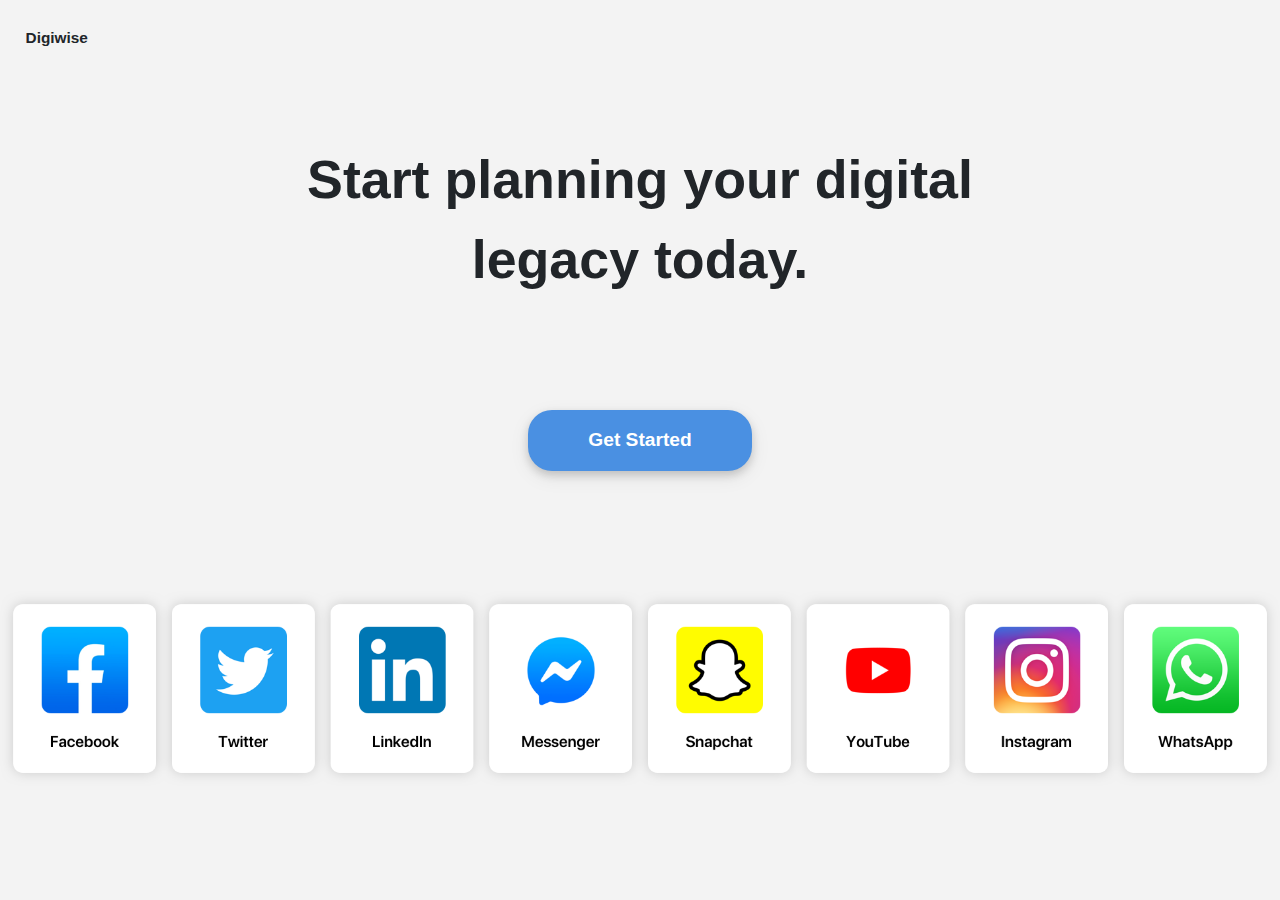
<file: index.html>
<!DOCTYPE html>
<html lang="en">
<head>
    <meta charset="UTF-8">
    <meta name="viewport" content="width=device-width, initial-scale=1.0">
    <meta http-equiv="X-UA-Compatible" content="ie=edge">
    <link rel="stylesheet" href="https://stackpath.bootstrapcdn.com/bootstrap/4.3.1/css/bootstrap.min.css" integrity="sha384-ggOyR0iXCbMQv3Xipma34MD+dH/1fQ784/j6cY/iJTQUOhcWr7x9JvoRxT2MZw1T" crossorigin="anonymous">
    <link rel="stylesheet" href="style.css">
    <script>
        (function() {
        
            const idleDurationSecs = 15;    // X number of seconds
            const redirectUrl = 'index.html';  // Redirect idle users to this URL
            let idleTimeout; // variable to hold the timeout, do not modify
        
            const resetIdleTimeout = function() {
        
                // Clears the existing timeout
                if(idleTimeout) clearTimeout(idleTimeout);
        
                // Set a new idle timeout to load the redirectUrl after idleDurationSecs
                idleTimeout = setTimeout(() => location.href = redirectUrl, idleDurationSecs * 1000);
            };
        
            // Init on page load
            resetIdleTimeout();
        
            // Reset the idle timeout on any of the events listed below
            ['click', 'touchstart', 'mousemove'].forEach(evt => 
                document.addEventListener(evt, resetIdleTimeout, false)
            );
        
        })();
        </script>
    <title>Digiwise</title>
    <script src="https://ajax.googleapis.com/ajax/libs/jquery/3.4.1/jquery.min.js"></script>

</head>
<body>
    <nav>
        <h3>Digiwise</h3>
    </nav>
    <main class="fullbleed">
        <h1>Start planning your digital legacy today.</h1>
        <a class="button_active" href="select.html">Get Started</a>
        <div class="marquee" id="marqueeDiv">
            <div id="marquee1">
                <img src="img/title.png" alt="" class="splashImg">
            </div>
            <div id="marquee2">
                <img src="img/title.png" alt="" class="splashImg">
            </div>
        </div>
    </main>
    <script src="https://code.jquery.com/jquery-3.3.1.slim.min.js" integrity="sha384-q8i/X+965DzO0rT7abK41JStQIAqVgRVzpbzo5smXKp4YfRvH+8abtTE1Pi6jizo" crossorigin="anonymous"></script>
    <script src="https://cdnjs.cloudflare.com/ajax/libs/popper.js/1.14.7/umd/popper.min.js" integrity="sha384-UO2eT0CpHqdSJQ6hJty5KVphtPhzWj9WO1clHTMGa3JDZwrnQq4sF86dIHNDz0W1" crossorigin="anonymous"></script>
    <script src="https://stackpath.bootstrapcdn.com/bootstrap/4.3.1/js/bootstrap.min.js" integrity="sha384-JjSmVgyd0p3pXB1rRibZUAYoIIy6OrQ6VrjIEaFf/nJGzIxFDsf4x0xIM+B07jRM" crossorigin="anonymous"></script>
    <script>
        $(document).ready(function(){

            $('#marqueeDiv').width($('#marquee1').width());
        });
    </script>
</body>
</html>
</file>
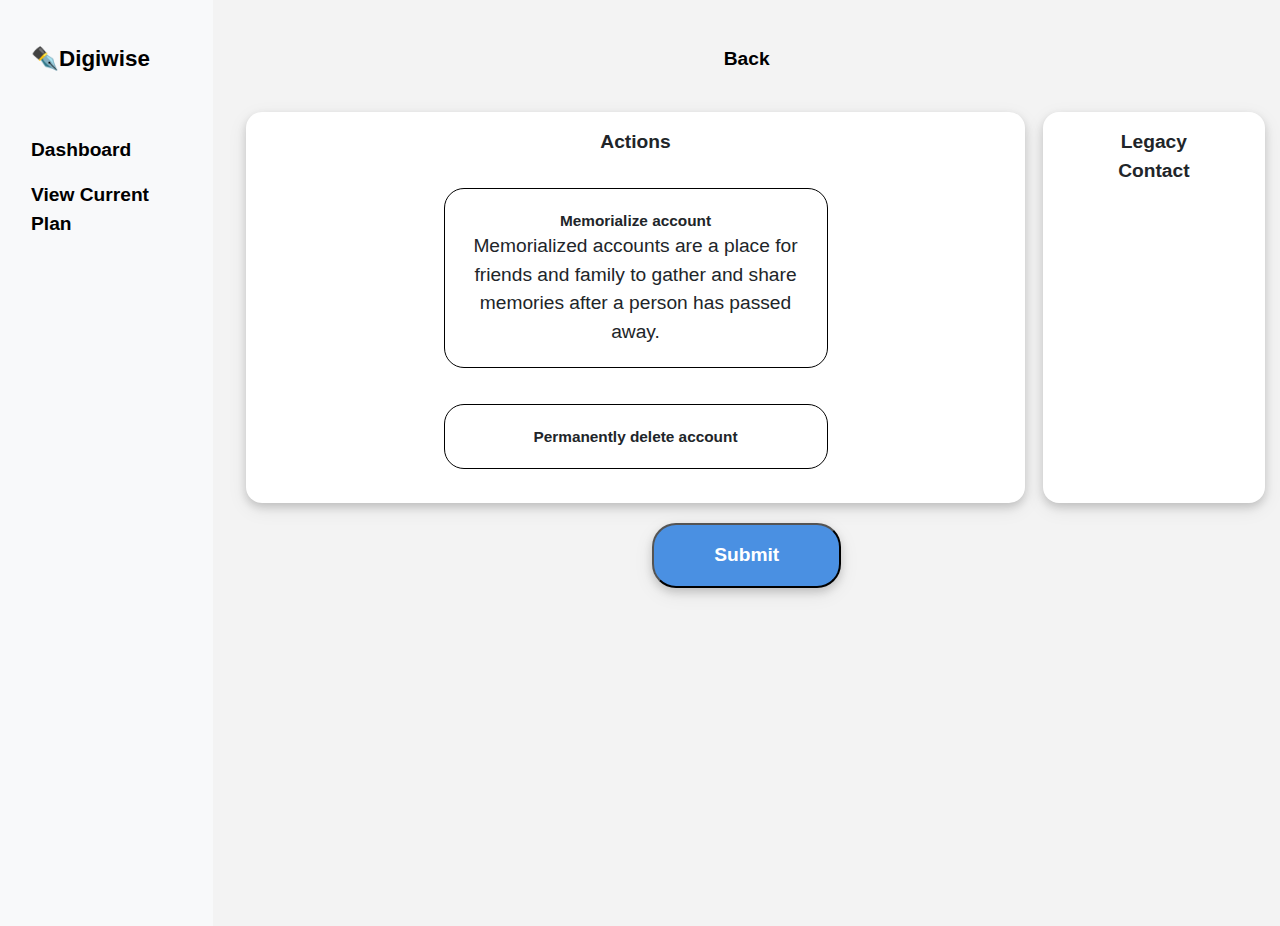
<file: Facebook.html>
<!DOCTYPE html>
<html lang="en">
<head>
    <meta charset="UTF-8">
    <meta name="viewport" content="width=device-width, initial-scale=1.0">
    <meta http-equiv="X-UA-Compatible" content="ie=edge">
    <link rel="stylesheet" href="https://stackpath.bootstrapcdn.com/bootstrap/4.3.1/css/bootstrap.min.css" integrity="sha384-ggOyR0iXCbMQv3Xipma34MD+dH/1fQ784/j6cY/iJTQUOhcWr7x9JvoRxT2MZw1T" crossorigin="anonymous">
    <link rel="stylesheet" href="style.css">
    <script src="select.js"></script>
    <script>
        (function() {
        
            const idleDurationSecs = 15;    // X number of seconds
            const redirectUrl = 'index.html';  // Redirect idle users to this URL
            let idleTimeout; // variable to hold the timeout, do not modify
        
            const resetIdleTimeout = function() {
        
                // Clears the existing timeout
                if(idleTimeout) clearTimeout(idleTimeout);
        
                // Set a new idle timeout to load the redirectUrl after idleDurationSecs
                idleTimeout = setTimeout(() => location.href = redirectUrl, idleDurationSecs * 1000);
            };
        
            // Init on page load
            resetIdleTimeout();
        
            // Reset the idle timeout on any of the events listed below
            ['click', 'touchstart', 'mousemove'].forEach(evt => 
                document.addEventListener(evt, resetIdleTimeout, false)
            );
        
        })();
        </script>
    <title>Plan Facebook</title>
</head>
<body onLoad="getContacts()">
    <main class="row fullbleed">
        <nav class="col-md-2 d-none d-md-block bg-light sidebar">
                <div class="sidebar-sticky">
            
                        <a class="nav-link active title" href="#">
                        ✒️Digiwise <span class="sr-only">(current)</span>
                        </a>
                    
                    <ul class="nav flex-column">
                    
                    <li class="nav-item">
                        <a class="nav-link" href="dashboard.html">
                        Dashboard
                        </a>
                    </li>
                    <li class="nav-item">
                        <a class="nav-link" href="result.html">
                          View Current Plan
                        </a>
                    </li>
                    </ul>
                </div>
        </nav>
        <div class="col-md-10">
            <a href="dashboard.html" class="backBtn">Back</a>
            <div class='planContainer'>
                <div id="actions">
                <h2>Actions</h2>
                    <input class="form-check-input" type="radio" name="actions" id="memorialize" value="memorialize">
                    <label class="form-check-label" for="memorialize">
                    <h3>Memorialize account</h3>
                    <p>Memorialized accounts are a place for friends and family to gather and share memories after a person has passed away.</p></label>
                    <input class="form-check-input" type="radio" name="actions" id="delete" value="delete">
                    <label class="form-check-label" for="delete">
                    <h3>Permanently delete account</h3></label>
                </div>
                <div id="contacts">
                    <h2>Legacy Contact</h2>
                </div>
                
            </div>
            <button onclick="checkForm(this)" class="button_active facebook" id="submitBtn">Submit</button>
            <button onclick="editForm()" class="button_active hidden" id="editBtn">Edit</button>
        </div>
        </main> 
    <script src="https://code.jquery.com/jquery-3.3.1.slim.min.js" integrity="sha384-q8i/X+965DzO0rT7abK41JStQIAqVgRVzpbzo5smXKp4YfRvH+8abtTE1Pi6jizo" crossorigin="anonymous"></script>
    <script src="https://cdnjs.cloudflare.com/ajax/libs/popper.js/1.14.7/umd/popper.min.js" integrity="sha384-UO2eT0CpHqdSJQ6hJty5KVphtPhzWj9WO1clHTMGa3JDZwrnQq4sF86dIHNDz0W1" crossorigin="anonymous"></script>
    <script src="https://stackpath.bootstrapcdn.com/bootstrap/4.3.1/js/bootstrap.min.js" integrity="sha384-JjSmVgyd0p3pXB1rRibZUAYoIIy6OrQ6VrjIEaFf/nJGzIxFDsf4x0xIM+B07jRM" crossorigin="anonymous"></script>
  
</body>
</html>
</file>
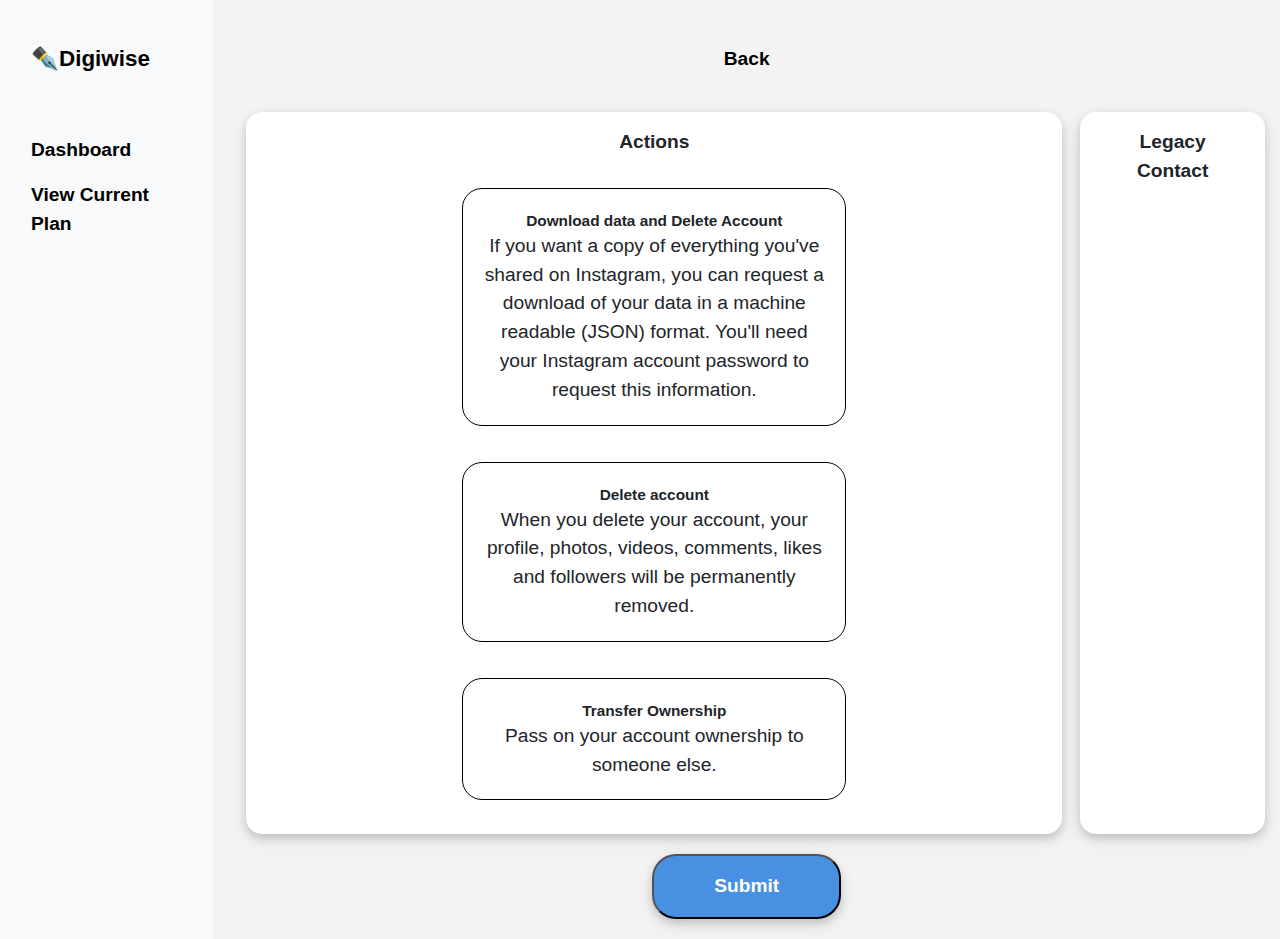
<file: Instagram.html>
<!DOCTYPE html>
<html lang="en">
<head>
    <meta charset="UTF-8">
    <meta name="viewport" content="width=device-width, initial-scale=1.0">
    <meta http-equiv="X-UA-Compatible" content="ie=edge">
    <link rel="stylesheet" href="https://stackpath.bootstrapcdn.com/bootstrap/4.3.1/css/bootstrap.min.css" integrity="sha384-ggOyR0iXCbMQv3Xipma34MD+dH/1fQ784/j6cY/iJTQUOhcWr7x9JvoRxT2MZw1T" crossorigin="anonymous">
    <link rel="stylesheet" href="style.css">
    <script src="select.js"></script>
    <script>
        (function() {
        
            const idleDurationSecs = 15;    // X number of seconds
            const redirectUrl = 'index.html';  // Redirect idle users to this URL
            let idleTimeout; // variable to hold the timeout, do not modify
        
            const resetIdleTimeout = function() {
        
                // Clears the existing timeout
                if(idleTimeout) clearTimeout(idleTimeout);
        
                // Set a new idle timeout to load the redirectUrl after idleDurationSecs
                idleTimeout = setTimeout(() => location.href = redirectUrl, idleDurationSecs * 1000);
            };
        
            // Init on page load
            resetIdleTimeout();
        
            // Reset the idle timeout on any of the events listed below
            ['click', 'touchstart', 'mousemove'].forEach(evt => 
                document.addEventListener(evt, resetIdleTimeout, false)
            );
        
        })();
        </script>
    <title>Plan Instagram</title>
</head>
<body onLoad="getContacts()">
    <main class="row fullbleed">
        <nav class="col-md-2 d-none d-md-block bg-light sidebar">
                <div class="sidebar-sticky">
            
                        <a class="nav-link active title" href="#">
                        ✒️Digiwise <span class="sr-only">(current)</span>
                        </a>
                    
                    <ul class="nav flex-column">
                    
                    <li class="nav-item">
                        <a class="nav-link" href="dashboard.html">
                        Dashboard
                        </a>
                    </li>
                    <li class="nav-item">
                        <a class="nav-link" href="result.html">
                          View Current Plan
                        </a>
                    </li>
                    </ul>
                </div>
        </nav>
        <div class="col-md-10">
            <a href="dashboard.html" class="backBtn">Back</a>
            <div class="planContainer">
            <div id="actions">
                <h2>Actions</h2>
                    <input class="form-check-input" type="radio" name="actions" id="archive" value="archive">
                    <label class="form-check-label" for="archive">
                    <h3>Download data and Delete Account</h3>
                    <p>If you want a copy of everything you've shared on Instagram, you can request a download of your data in a machine readable (JSON) format. You'll need your Instagram account password to request this information.</p></label>
                    <input class="form-check-input" type="radio" name="actions" id="delete" value="delete">
                    <label class="form-check-label" for="delete">
                    <h3>Delete account</h3>
                    <p>When you delete your account, your profile, photos, videos, comments, likes and followers will be permanently removed.</p>
                    </label>
                    <input class="form-check-input" type="radio" name="actions" id="transfer" value="transfer">
                    <label class="form-check-label" for="transfer">
                        <h3>Transfer Ownership</h3>
                        <p>Pass on your account ownership to someone else.</p>
                        </label>
            </div>
                <div id="contacts">
                    <h2>Legacy Contact</h2>
                </div>
            </div>
            
            <button onclick="checkForm(this)" class="button_active instagram" id="submitBtn">Submit</button>
            <button onclick="editForm()" class="button_active hidden" id="editBtn">Edit</button>
        </div>
        </main> 
    <script src="https://code.jquery.com/jquery-3.3.1.slim.min.js" integrity="sha384-q8i/X+965DzO0rT7abK41JStQIAqVgRVzpbzo5smXKp4YfRvH+8abtTE1Pi6jizo" crossorigin="anonymous"></script>
    <script src="https://cdnjs.cloudflare.com/ajax/libs/popper.js/1.14.7/umd/popper.min.js" integrity="sha384-UO2eT0CpHqdSJQ6hJty5KVphtPhzWj9WO1clHTMGa3JDZwrnQq4sF86dIHNDz0W1" crossorigin="anonymous"></script>
    <script src="https://stackpath.bootstrapcdn.com/bootstrap/4.3.1/js/bootstrap.min.js" integrity="sha384-JjSmVgyd0p3pXB1rRibZUAYoIIy6OrQ6VrjIEaFf/nJGzIxFDsf4x0xIM+B07jRM" crossorigin="anonymous"></script>
  
</body>
</html>
</file>
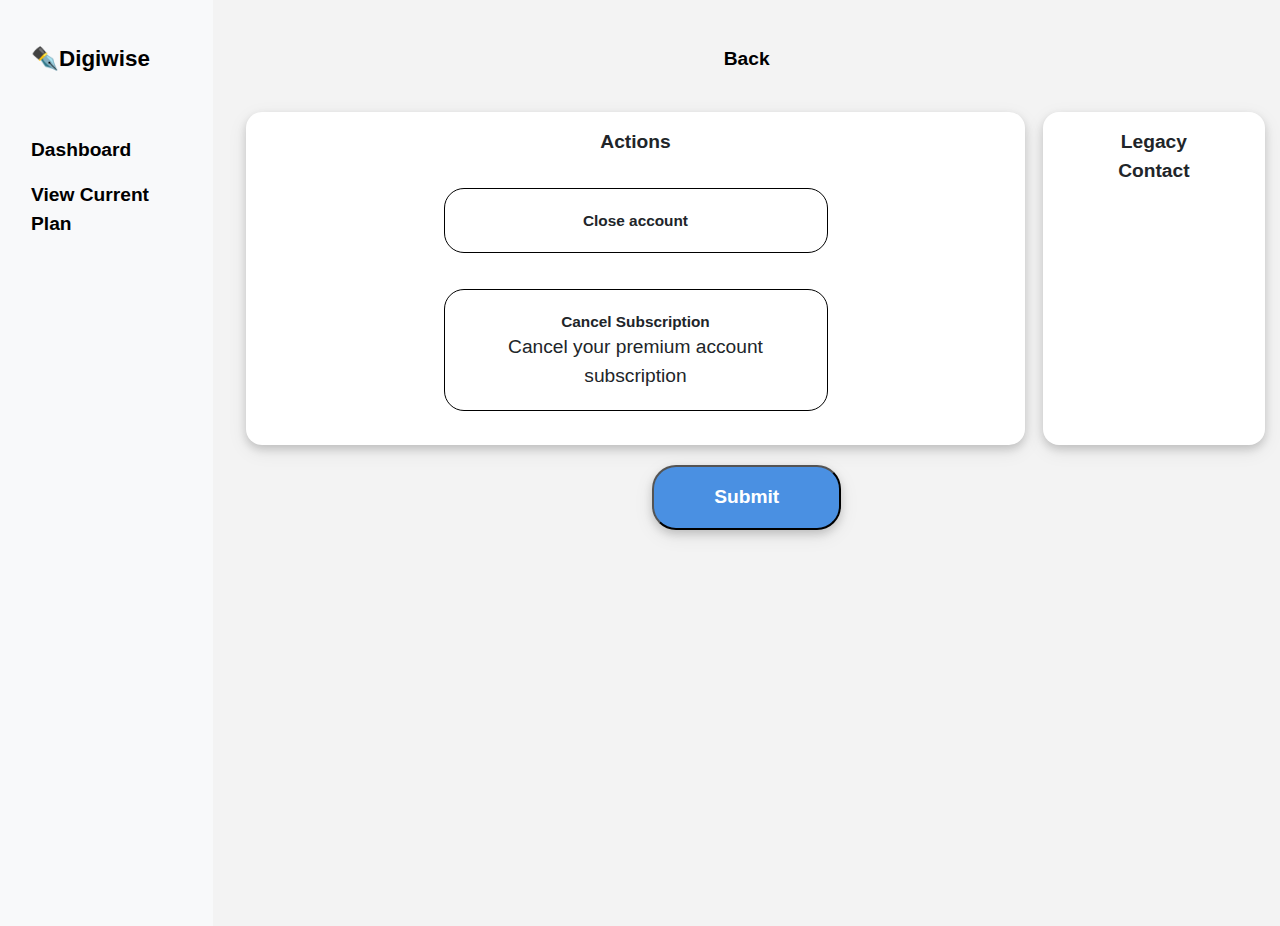
<file: LinkedIn.html>
<!DOCTYPE html>
<html lang="en">
<head>
    <meta charset="UTF-8">
    <meta name="viewport" content="width=device-width, initial-scale=1.0">
    <meta http-equiv="X-UA-Compatible" content="ie=edge">
    <link rel="stylesheet" href="https://stackpath.bootstrapcdn.com/bootstrap/4.3.1/css/bootstrap.min.css" integrity="sha384-ggOyR0iXCbMQv3Xipma34MD+dH/1fQ784/j6cY/iJTQUOhcWr7x9JvoRxT2MZw1T" crossorigin="anonymous">
    <link rel="stylesheet" href="style.css">
    <script src="select.js"></script>
    <script>
        (function() {
        
            const idleDurationSecs = 15;    // X number of seconds
            const redirectUrl = 'index.html';  // Redirect idle users to this URL
            let idleTimeout; // variable to hold the timeout, do not modify
        
            const resetIdleTimeout = function() {
        
                // Clears the existing timeout
                if(idleTimeout) clearTimeout(idleTimeout);
        
                // Set a new idle timeout to load the redirectUrl after idleDurationSecs
                idleTimeout = setTimeout(() => location.href = redirectUrl, idleDurationSecs * 1000);
            };
        
            // Init on page load
            resetIdleTimeout();
        
            // Reset the idle timeout on any of the events listed below
            ['click', 'touchstart', 'mousemove'].forEach(evt => 
                document.addEventListener(evt, resetIdleTimeout, false)
            );
        
        })();
        </script>
    <title>Plan LinkedIn</title>
</head>
<body onLoad="getContacts()">
    <main class="row fullbleed">
        <nav class="col-md-2 d-none d-md-block bg-light sidebar">
                <div class="sidebar-sticky">
            
                        <a class="nav-link active title" href="#">
                        ✒️Digiwise <span class="sr-only">(current)</span>
                        </a>
                    
                    <ul class="nav flex-column">
                    
                    <li class="nav-item">
                        <a class="nav-link" href="dashboard.html">
                        Dashboard
                        </a>
                    </li>
                    <li class="nav-item">
                        <a class="nav-link" href="result.html">
                          View Current Plan
                        </a>
                    </li>
                    </ul>
                </div>
        </nav>
        <div class="col-md-10">
            <a href="dashboard.html" class="backBtn">Back</a>
            <div class="planContainer">
                <div id="actions">
                <h2>Actions</h2>
                    <input class="form-check-input" type="radio" name="actions" id="close" value="close">
                    <label class="form-check-label" for="close">
                    <h3>Close account</h3></label>
                    <input class="form-check-input" type="radio" name="actions" id="cancel" value="cancel">
                    <label class="form-check-label" for="cancel">
                    <h3>Cancel Subscription</h3>
                    <p>Cancel your premium account subscription</p>
                    </label>
                </div>
                <div id="contacts">
                    <h2>Legacy Contact</h2>
                </div>
                
            </div>
            <button onclick="checkForm(this)" class="button_active linkedin" id="submitBtn">Submit</button>
            <button onclick="editForm()" class="button_active hidden" id="editBtn">Edit</button>
        </div>
        </main> 
    <script src="https://code.jquery.com/jquery-3.3.1.slim.min.js" integrity="sha384-q8i/X+965DzO0rT7abK41JStQIAqVgRVzpbzo5smXKp4YfRvH+8abtTE1Pi6jizo" crossorigin="anonymous"></script>
    <script src="https://cdnjs.cloudflare.com/ajax/libs/popper.js/1.14.7/umd/popper.min.js" integrity="sha384-UO2eT0CpHqdSJQ6hJty5KVphtPhzWj9WO1clHTMGa3JDZwrnQq4sF86dIHNDz0W1" crossorigin="anonymous"></script>
    <script src="https://stackpath.bootstrapcdn.com/bootstrap/4.3.1/js/bootstrap.min.js" integrity="sha384-JjSmVgyd0p3pXB1rRibZUAYoIIy6OrQ6VrjIEaFf/nJGzIxFDsf4x0xIM+B07jRM" crossorigin="anonymous"></script>
  
</body>
</html>
</file>
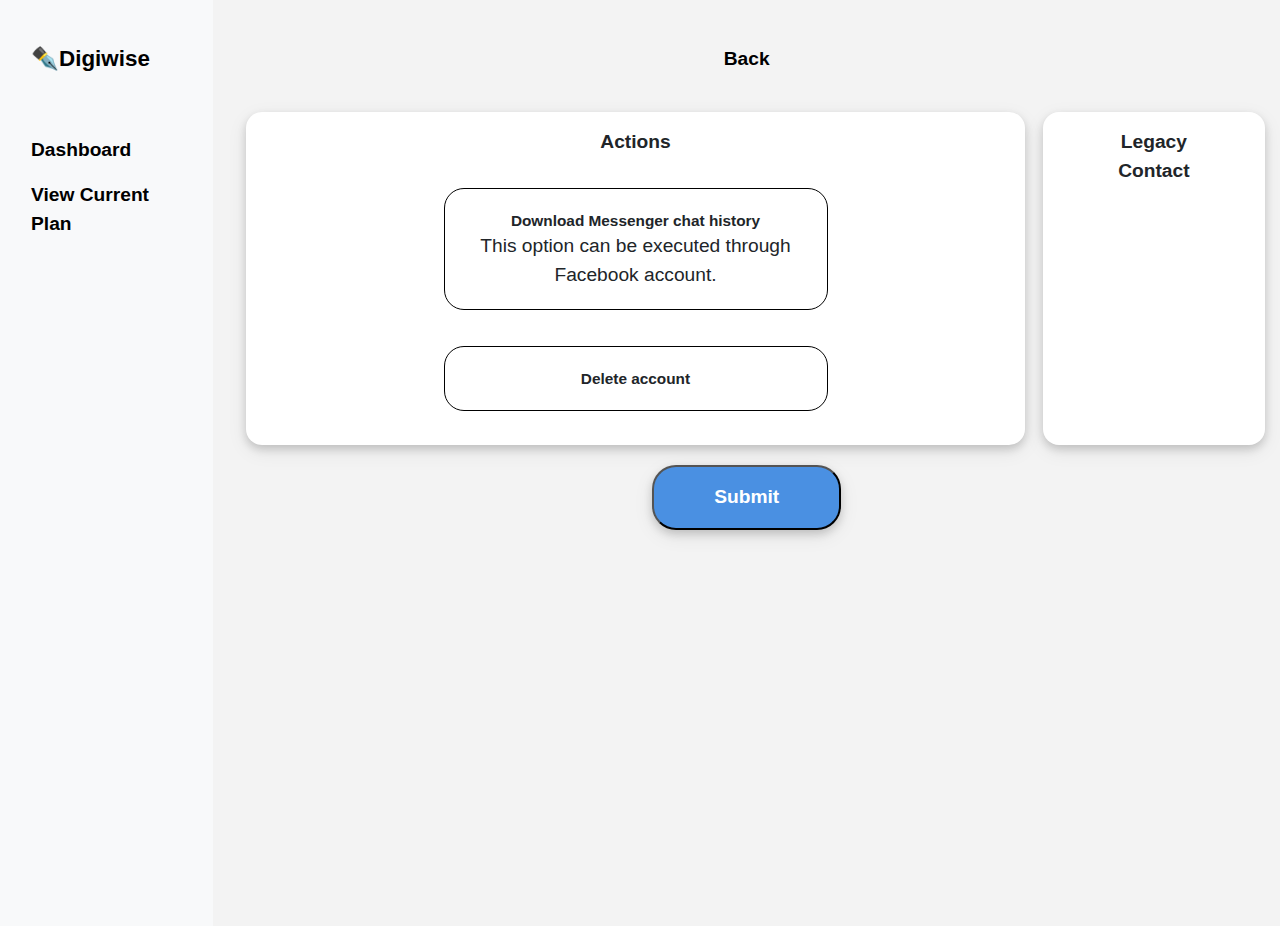
<file: Messenger.html>
<!DOCTYPE html>
<html lang="en">
<head>
    <meta charset="UTF-8">
    <meta name="viewport" content="width=device-width, initial-scale=1.0">
    <meta http-equiv="X-UA-Compatible" content="ie=edge">
    <link rel="stylesheet" href="https://stackpath.bootstrapcdn.com/bootstrap/4.3.1/css/bootstrap.min.css" integrity="sha384-ggOyR0iXCbMQv3Xipma34MD+dH/1fQ784/j6cY/iJTQUOhcWr7x9JvoRxT2MZw1T" crossorigin="anonymous">
    <link rel="stylesheet" href="style.css">
    <script src="select.js"></script>
    <script>
        (function() {
        
            const idleDurationSecs = 15;    // X number of seconds
            const redirectUrl = 'index.html';  // Redirect idle users to this URL
            let idleTimeout; // variable to hold the timeout, do not modify
        
            const resetIdleTimeout = function() {
        
                // Clears the existing timeout
                if(idleTimeout) clearTimeout(idleTimeout);
        
                // Set a new idle timeout to load the redirectUrl after idleDurationSecs
                idleTimeout = setTimeout(() => location.href = redirectUrl, idleDurationSecs * 1000);
            };
        
            // Init on page load
            resetIdleTimeout();
        
            // Reset the idle timeout on any of the events listed below
            ['click', 'touchstart', 'mousemove'].forEach(evt => 
                document.addEventListener(evt, resetIdleTimeout, false)
            );
        
        })();
        </script>
    <title>Plan Messenger</title>
</head>
<body onLoad="getContacts()">
    <main class="row fullbleed">
        <nav class="col-md-2 d-none d-md-block bg-light sidebar">
                <div class="sidebar-sticky">
            
                        <a class="nav-link active title" href="#">
                        ✒️Digiwise <span class="sr-only">(current)</span>
                        </a>
                    
                    <ul class="nav flex-column">
                    
                    <li class="nav-item">
                        <a class="nav-link" href="dashboard.html">
                        Dashboard
                        </a>
                    </li>
                    <li class="nav-item">
                        <a class="nav-link" href="result.html">
                          View Current Plan
                        </a>
                    </li>
                    </ul>
                </div>
        </nav>
        <div class="col-md-10">
            <a href="dashboard.html" class="backBtn">Back</a>
            <div class="planContainer">
            <div id="actions">
                <h2>Actions</h2>
                    <input class="form-check-input" type="radio" name="actions" id="archive" value="archive">
                    <label class="form-check-label" for="archive">
                    <h3>Download Messenger chat history</h3>
                    <p>This option can be executed through Facebook account.</p></label>
                    <input class="form-check-input" type="radio" name="actions" id="delete" value="delete">
                    <label class="form-check-label" for="delete">
                    <h3>Delete account</h3></label>
                </div>
                
                <div id="contacts">
                    <h2>Legacy Contact</h2>

                </div>
                
            </div>
            <button onclick="checkForm(this)" class="button_active messenger" id="submitBtn">Submit</button>
            <button onclick="editForm()" class="button_active hidden" id="editBtn">Edit</button>
        </div>
        </main> 
    <script src="https://code.jquery.com/jquery-3.3.1.slim.min.js" integrity="sha384-q8i/X+965DzO0rT7abK41JStQIAqVgRVzpbzo5smXKp4YfRvH+8abtTE1Pi6jizo" crossorigin="anonymous"></script>
    <script src="https://cdnjs.cloudflare.com/ajax/libs/popper.js/1.14.7/umd/popper.min.js" integrity="sha384-UO2eT0CpHqdSJQ6hJty5KVphtPhzWj9WO1clHTMGa3JDZwrnQq4sF86dIHNDz0W1" crossorigin="anonymous"></script>
    <script src="https://stackpath.bootstrapcdn.com/bootstrap/4.3.1/js/bootstrap.min.js" integrity="sha384-JjSmVgyd0p3pXB1rRibZUAYoIIy6OrQ6VrjIEaFf/nJGzIxFDsf4x0xIM+B07jRM" crossorigin="anonymous"></script>
  
</body>
</html>
</file>
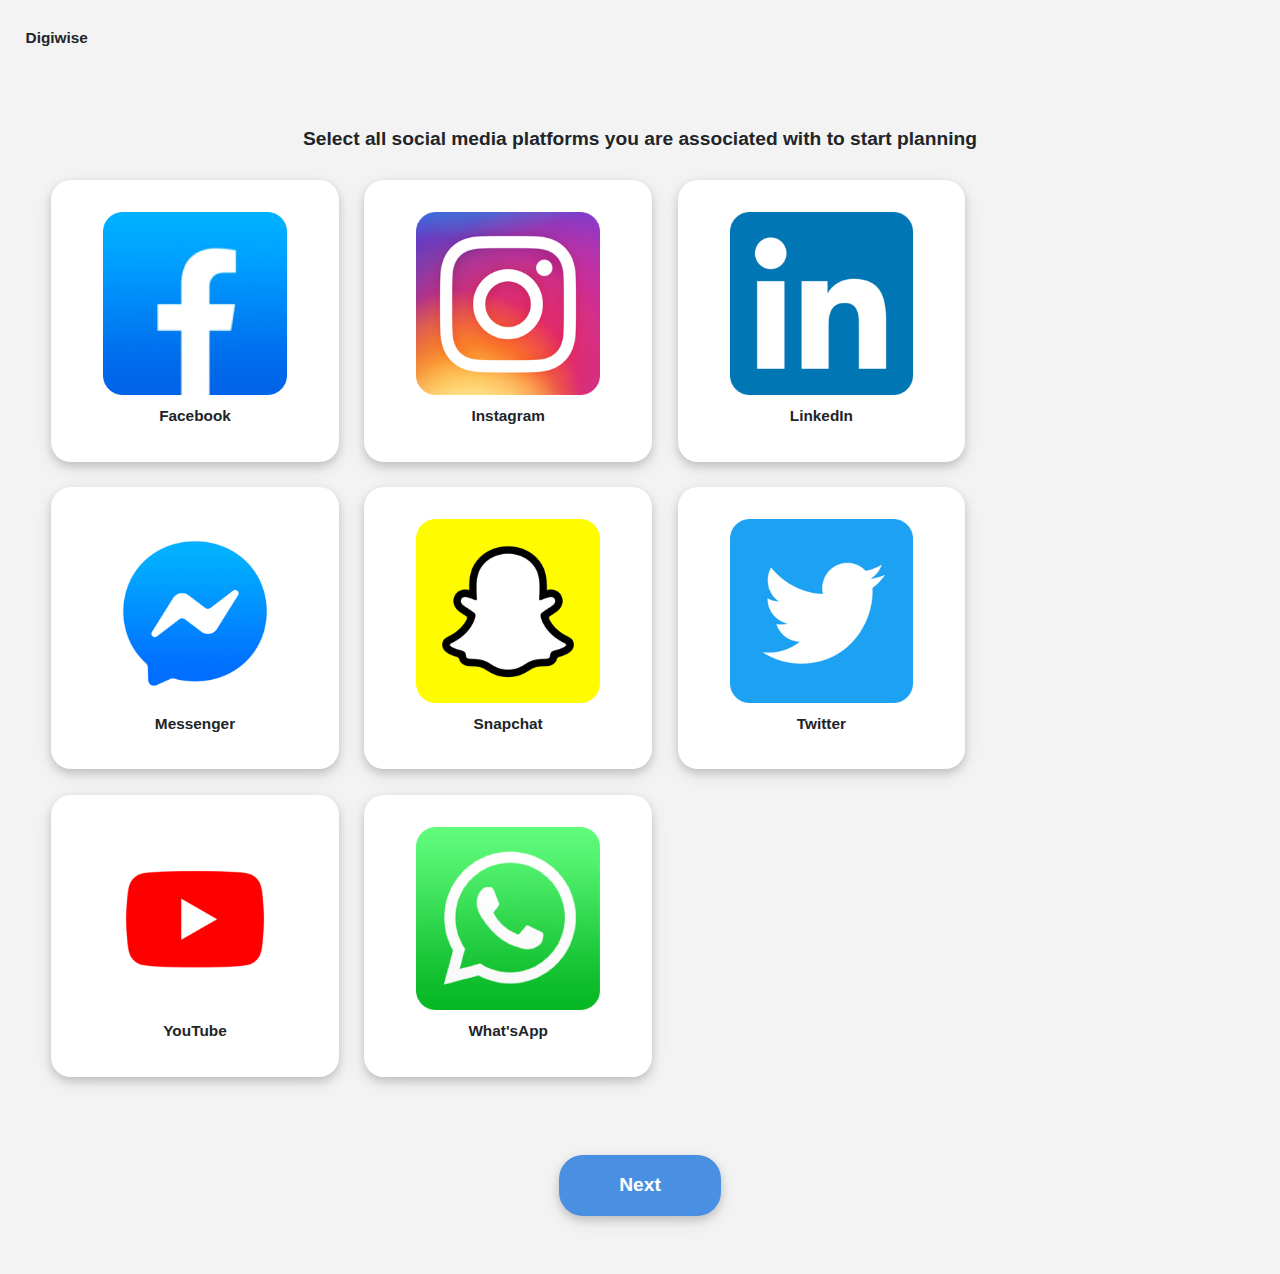
<file: select.html>
<!DOCTYPE html>
<html lang="en">
<head>
    <meta charset="UTF-8">
    <meta name="viewport" content="width=device-width, initial-scale=1.0">
    <meta http-equiv="X-UA-Compatible" content="ie=edge">
    <link rel="stylesheet" href="https://stackpath.bootstrapcdn.com/bootstrap/4.3.1/css/bootstrap.min.css" integrity="sha384-ggOyR0iXCbMQv3Xipma34MD+dH/1fQ784/j6cY/iJTQUOhcWr7x9JvoRxT2MZw1T" crossorigin="anonymous">
    <link rel="stylesheet" href="style.css">
    <script src="select.js"></script>
    <script>
        (function() {
        
            const idleDurationSecs = 15;    // X number of seconds
            const redirectUrl = 'index.html';  // Redirect idle users to this URL
            let idleTimeout; // variable to hold the timeout, do not modify
        
            const resetIdleTimeout = function() {
        
                // Clears the existing timeout
                if(idleTimeout) clearTimeout(idleTimeout);
        
                // Set a new idle timeout to load the redirectUrl after idleDurationSecs
                idleTimeout = setTimeout(() => location.href = redirectUrl, idleDurationSecs * 1000);
            };
        
            // Init on page load
            resetIdleTimeout();
        
            // Reset the idle timeout on any of the events listed below
            ['click', 'touchstart', 'mousemove'].forEach(evt => 
                document.addEventListener(evt, resetIdleTimeout, false)
            );
        
        })();
        </script>
    <title>Select Assets</title>
    <script>
        (function() {
        
            const idleDurationSecs = 15;    // X number of seconds
            const redirectUrl = 'index.html';  // Redirect idle users to this URL
            let idleTimeout; // variable to hold the timeout, do not modify
        
            const resetIdleTimeout = function() {
        
                // Clears the existing timeout
                if(idleTimeout) clearTimeout(idleTimeout);
        
                // Set a new idle timeout to load the redirectUrl after idleDurationSecs
                idleTimeout = setTimeout(() => location.href = redirectUrl, idleDurationSecs * 1000);
            };
        
            // Init on page load
            resetIdleTimeout();
        
            // Reset the idle timeout on any of the events listed below
            ['click', 'touchstart', 'mousemove'].forEach(evt => 
                document.addEventListener(evt, resetIdleTimeout, false)
            );
        
        })();
        </script>
</head>
<body>
    <nav>
        <h3>Digiwise</h3>
    </nav>
    <main>
        <h2>Select all social media platforms you are associated with to start planning</h2>
    <form class="assets">
        <div class="asset">
            <label for="Facebook" >
                <img src="img/Facebook.png" alt="">
                <h3>Facebook</h3>
                <input type="checkbox" id="Facebook" onclick="toggleBorder(this)">
            </label>
        </div>
        <div class="asset">
            <label for="Instagram">
                <img src="img/Instagram.png" alt="">
                <h3>Instagram</h3>
                <input type="checkbox" id="Instagram" onclick="toggleBorder(this)">
            </label>
        </div>
        <div class="asset">
            <label for="LinkedIn">
            <img src="img/LinkedIn.png" alt="">
            <h3>LinkedIn</h3>
            <input type="checkbox" id="LinkedIn" onclick="toggleBorder(this)">
            </label>
        </div>
        <div class="asset">
            <label for="Messenger">
                <img src="img/Messenger.png" alt="">
                <h3>Messenger</h3>
                <input type="checkbox" id="Messenger" onclick="toggleBorder(this)">
            </label>
        </div>
        <div class="asset">
            <label for="Snapchat">
                <img src="img/Snapchat.png" alt="">
                <h3>Snapchat</h3>
                <input type="checkbox" id="Snapchat" onclick="toggleBorder(this)">
            </label>
        </div>
        <div class="asset">
            <label for="Twitter">
                <img src="img/Twitter.png" alt="">
                <h3>Twitter</h3> 
                <input type="checkbox" id="Twitter" onclick="toggleBorder(this)">
            </label>
        </div>
        <div class="asset">
            <label for="YouTube">
                <img src="img/YouTube.png" alt="">
                <h3>YouTube</h3>
                <input type="checkbox" id="YouTube" onclick="toggleBorder(this)">
            </label>
        </div>
        <div class="asset">
            <label for="WhatsApp">
                <img src="img/WhatsApp.png" alt="">
                <h3>What'sApp</h3>
                <input type="checkbox" id="WhatsApp" onclick="toggleBorder(this)">
            </label>
        </div>
    </form>
        <a href="legacycontact.html" onclick="validate()" class="button_active">Next</a>
    </main>

    <script src="https://code.jquery.com/jquery-3.3.1.slim.min.js" integrity="sha384-q8i/X+965DzO0rT7abK41JStQIAqVgRVzpbzo5smXKp4YfRvH+8abtTE1Pi6jizo" crossorigin="anonymous"></script>
    <script src="https://cdnjs.cloudflare.com/ajax/libs/popper.js/1.14.7/umd/popper.min.js" integrity="sha384-UO2eT0CpHqdSJQ6hJty5KVphtPhzWj9WO1clHTMGa3JDZwrnQq4sF86dIHNDz0W1" crossorigin="anonymous"></script>
    <script src="https://stackpath.bootstrapcdn.com/bootstrap/4.3.1/js/bootstrap.min.js" integrity="sha384-JjSmVgyd0p3pXB1rRibZUAYoIIy6OrQ6VrjIEaFf/nJGzIxFDsf4x0xIM+B07jRM" crossorigin="anonymous"></script>
  
</body>
</html>
</file>
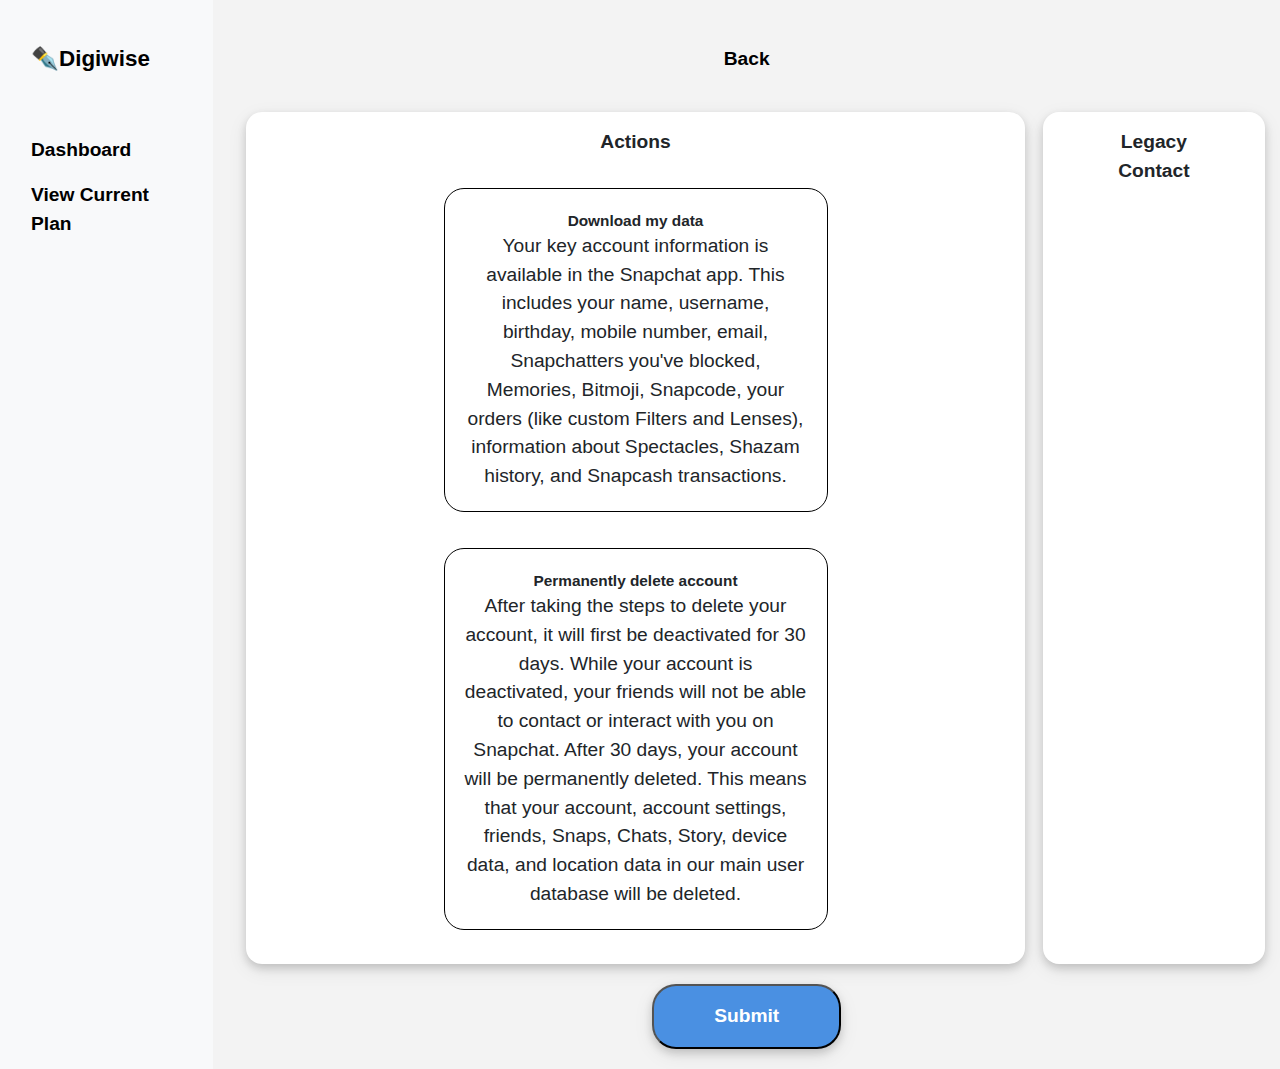
<file: Snapchat.html>
<!DOCTYPE html>
<html lang="en">
<head>
    <meta charset="UTF-8">
    <meta name="viewport" content="width=device-width, initial-scale=1.0">
    <meta http-equiv="X-UA-Compatible" content="ie=edge">
    <link rel="stylesheet" href="https://stackpath.bootstrapcdn.com/bootstrap/4.3.1/css/bootstrap.min.css" integrity="sha384-ggOyR0iXCbMQv3Xipma34MD+dH/1fQ784/j6cY/iJTQUOhcWr7x9JvoRxT2MZw1T" crossorigin="anonymous">
    <link rel="stylesheet" href="style.css">
    <script src="select.js"></script>
    <title>Plan Snapchat</title>
</head>
<body onLoad="getContacts()">
    <main class="row fullbleed">
        <nav class="col-md-2 d-none d-md-block bg-light sidebar">
                <div class="sidebar-sticky">
            
                        <a class="nav-link active title" href="#">
                        ✒️Digiwise <span class="sr-only">(current)</span>
                        </a>
                    
                    <ul class="nav flex-column">
                    
                    <li class="nav-item">
                        <a class="nav-link" href="dashboard.html">
                        Dashboard
                        </a>
                    </li>
                    <li class="nav-item">
                        <a class="nav-link" href="result.html">
                          View Current Plan
                        </a>
                    </li>
                    </ul>
                </div>
        </nav>
        <div class="col-md-10">
            <a href="dashboard.html" class="backBtn">Back</a>
            <div class="planContainer">
                <div id="actions">
                    <h2>Actions</h2>
                        <input class="form-check-input" type="radio" name="actions" id="download" value="download">
                        <label class="form-check-label" for="download">
                        <h3>Download my data</h3>
                        <p>Your key account information is available in the Snapchat app. This includes your name, username, birthday, mobile number, email, Snapchatters you've blocked, Memories, Bitmoji, Snapcode, your orders (like custom Filters and Lenses), information about Spectacles, Shazam history, and Snapcash transactions.</p></label>
                        <input class="form-check-input" type="radio" name="actions" id="delete" value="delete">
                        <label class="form-check-label" for="delete">
                        <h3>Permanently delete account</h3>
                        <p>After taking the steps to delete your account, it will first be deactivated for 30 days. While your account is deactivated, your friends will not be able to contact or interact with you on Snapchat. After 30 days, your account will be permanently deleted. This means that your account, account settings, friends, Snaps, Chats, Story, device data, and location data in our main user database will be deleted.</p>
                        </label>
                </div>
                <div id="contacts">
                    <h2>Legacy Contact</h2>
                </div>
                
            </div>
            <button onclick="checkForm(this)" class="button_active snapchat" id="submitBtn">Submit</button>
            <button onclick="editForm()" class="button_active hidden" id="editBtn">Edit</button>
        </div>
        </main> 
    <script src="https://code.jquery.com/jquery-3.3.1.slim.min.js" integrity="sha384-q8i/X+965DzO0rT7abK41JStQIAqVgRVzpbzo5smXKp4YfRvH+8abtTE1Pi6jizo" crossorigin="anonymous"></script>
    <script src="https://cdnjs.cloudflare.com/ajax/libs/popper.js/1.14.7/umd/popper.min.js" integrity="sha384-UO2eT0CpHqdSJQ6hJty5KVphtPhzWj9WO1clHTMGa3JDZwrnQq4sF86dIHNDz0W1" crossorigin="anonymous"></script>
    <script src="https://stackpath.bootstrapcdn.com/bootstrap/4.3.1/js/bootstrap.min.js" integrity="sha384-JjSmVgyd0p3pXB1rRibZUAYoIIy6OrQ6VrjIEaFf/nJGzIxFDsf4x0xIM+B07jRM" crossorigin="anonymous"></script>
  
</body>
</html>
</file>
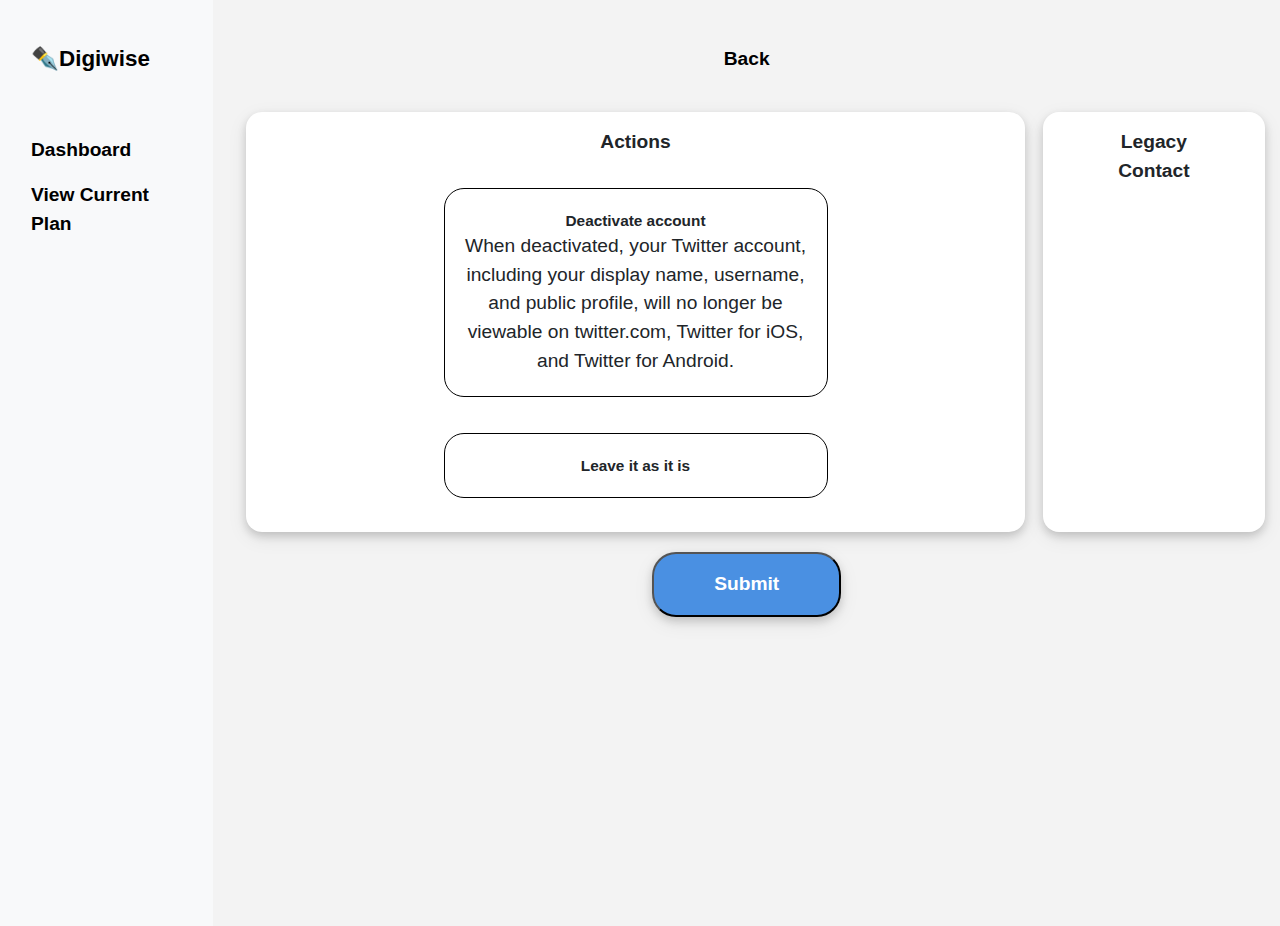
<file: Twitter.html>
<!DOCTYPE html>
<html lang="en">
<head>
    <meta charset="UTF-8">
    <meta name="viewport" content="width=device-width, initial-scale=1.0">
    <meta http-equiv="X-UA-Compatible" content="ie=edge">
    <link rel="stylesheet" href="https://stackpath.bootstrapcdn.com/bootstrap/4.3.1/css/bootstrap.min.css" integrity="sha384-ggOyR0iXCbMQv3Xipma34MD+dH/1fQ784/j6cY/iJTQUOhcWr7x9JvoRxT2MZw1T" crossorigin="anonymous">
    <link rel="stylesheet" href="style.css">
    <script src="select.js"></script>
    <script>
        (function() {
        
            const idleDurationSecs = 15;    // X number of seconds
            const redirectUrl = 'index.html';  // Redirect idle users to this URL
            let idleTimeout; // variable to hold the timeout, do not modify
        
            const resetIdleTimeout = function() {
        
                // Clears the existing timeout
                if(idleTimeout) clearTimeout(idleTimeout);
        
                // Set a new idle timeout to load the redirectUrl after idleDurationSecs
                idleTimeout = setTimeout(() => location.href = redirectUrl, idleDurationSecs * 1000);
            };
        
            // Init on page load
            resetIdleTimeout();
        
            // Reset the idle timeout on any of the events listed below
            ['click', 'touchstart', 'mousemove'].forEach(evt => 
                document.addEventListener(evt, resetIdleTimeout, false)
            );
        
        })();
        </script>
    <script>
        (function() {
        
            const idleDurationSecs = 15;    // X number of seconds
            const redirectUrl = 'index.html';  // Redirect idle users to this URL
            let idleTimeout; // variable to hold the timeout, do not modify
        
            const resetIdleTimeout = function() {
        
                // Clears the existing timeout
                if(idleTimeout) clearTimeout(idleTimeout);
        
                // Set a new idle timeout to load the redirectUrl after idleDurationSecs
                idleTimeout = setTimeout(() => location.href = redirectUrl, idleDurationSecs * 1000);
            };
        
            // Init on page load
            resetIdleTimeout();
        
            // Reset the idle timeout on any of the events listed below
            ['click', 'touchstart', 'mousemove'].forEach(evt => 
                document.addEventListener(evt, resetIdleTimeout, false)
            );
        
        })();
        </script>
    <title>Plan Twitter</title>
</head>
<body onLoad="getContacts()">
    <main class="row fullbleed">
        <nav class="col-md-2 d-none d-md-block bg-light sidebar">
                <div class="sidebar-sticky">
            
                        <a class="nav-link active title" href="#">
                        ✒️Digiwise <span class="sr-only">(current)</span>
                        </a>
                    
                    <ul class="nav flex-column">
                    
                    <li class="nav-item">
                        <a class="nav-link" href="dashboard.html">
                        Dashboard
                        </a>
                    </li>
                    <li class="nav-item">
                        <a class="nav-link" href="result.html">
                          View Current Plan
                        </a>
                    </li>
                    </ul>
                </div>
        </nav>
        <div class="col-md-10">
            <a href="dashboard.html" class="backBtn">Back</a>
        <div class="planContainer">
            <div id="actions">
                <h2>Actions</h2>
                    <input class="form-check-input" type="radio" name="actions" id="deactivate" value="deactivate">
                    <label class="form-check-label" for="deactivate">
                    <h3>Deactivate account</h3>
                    <p>When deactivated, your Twitter account, including your display name, username, and public profile, will no longer be viewable on twitter.com, Twitter for iOS, and Twitter for Android.</p></label>
                    <input class="form-check-input" type="radio" name="actions" id="leave" value="leave">
                    <label class="form-check-label" for="leave">
                    <h3>Leave it as it is</h3></label>
                </div>
                <div id="contacts">
                        <h2>Legacy Contact</h2>
                </div>
                
            </div>
            <button onclick="checkForm(this)" class="button_active twitter" id="submitBtn">Submit</button>
            <button onclick="editForm()" class="button_active hidden" id="editBtn">Edit</button>
        </div>
        </main> 
    <script src="https://code.jquery.com/jquery-3.3.1.slim.min.js" integrity="sha384-q8i/X+965DzO0rT7abK41JStQIAqVgRVzpbzo5smXKp4YfRvH+8abtTE1Pi6jizo" crossorigin="anonymous"></script>
    <script src="https://cdnjs.cloudflare.com/ajax/libs/popper.js/1.14.7/umd/popper.min.js" integrity="sha384-UO2eT0CpHqdSJQ6hJty5KVphtPhzWj9WO1clHTMGa3JDZwrnQq4sF86dIHNDz0W1" crossorigin="anonymous"></script>
    <script src="https://stackpath.bootstrapcdn.com/bootstrap/4.3.1/js/bootstrap.min.js" integrity="sha384-JjSmVgyd0p3pXB1rRibZUAYoIIy6OrQ6VrjIEaFf/nJGzIxFDsf4x0xIM+B07jRM" crossorigin="anonymous"></script>
  
</body>
</html>
</file>
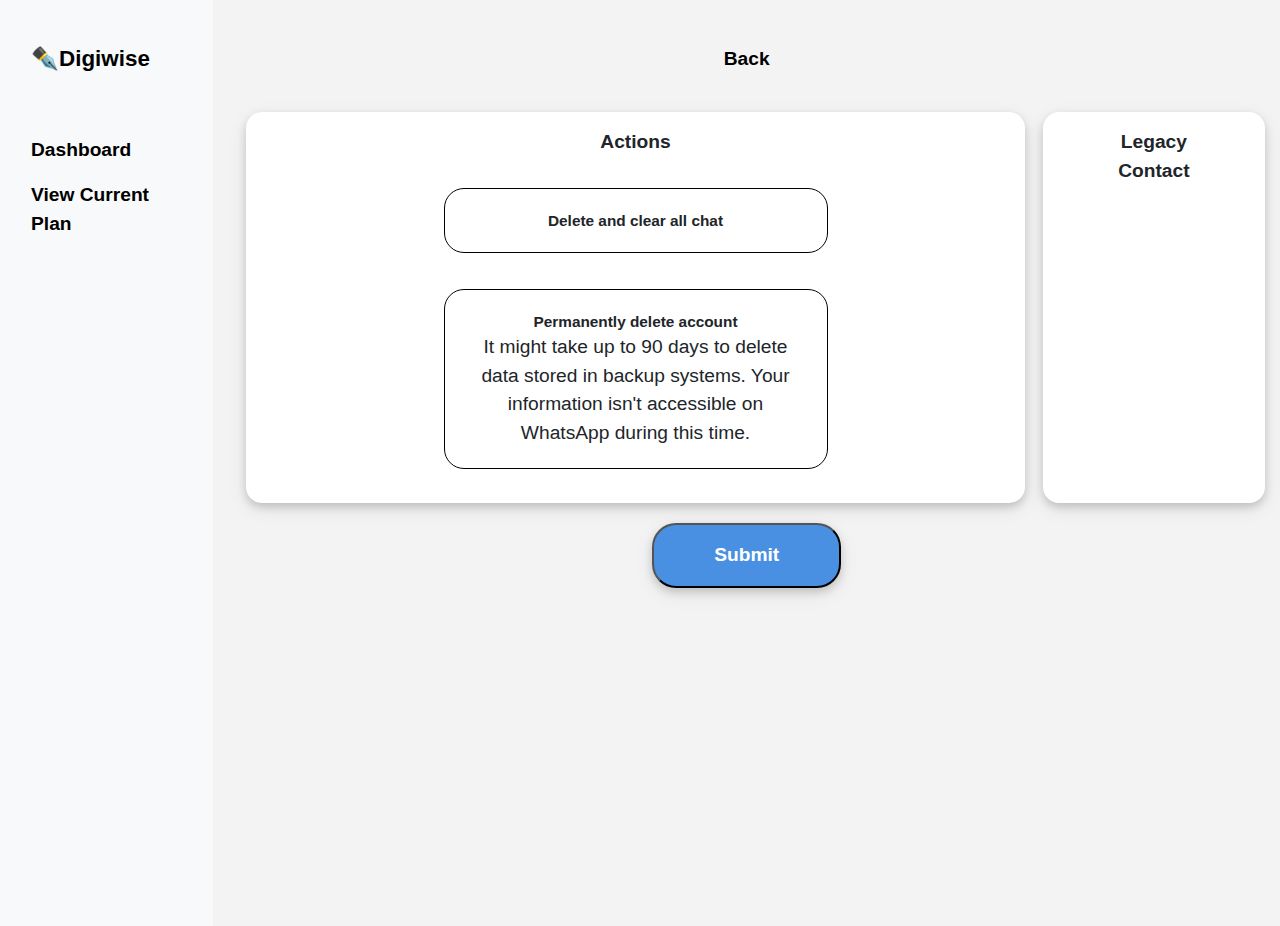
<file: WhatsApp.html>
<!DOCTYPE html>
<html lang="en">
<head>
    <meta charset="UTF-8">
    <meta name="viewport" content="width=device-width, initial-scale=1.0">
    <meta http-equiv="X-UA-Compatible" content="ie=edge">
    <link rel="stylesheet" href="https://stackpath.bootstrapcdn.com/bootstrap/4.3.1/css/bootstrap.min.css" integrity="sha384-ggOyR0iXCbMQv3Xipma34MD+dH/1fQ784/j6cY/iJTQUOhcWr7x9JvoRxT2MZw1T" crossorigin="anonymous">
    <link rel="stylesheet" href="style.css">
    <script src="select.js"></script>
    <script>
        (function() {
        
            const idleDurationSecs = 15;    // X number of seconds
            const redirectUrl = 'index.html';  // Redirect idle users to this URL
            let idleTimeout; // variable to hold the timeout, do not modify
        
            const resetIdleTimeout = function() {
        
                // Clears the existing timeout
                if(idleTimeout) clearTimeout(idleTimeout);
        
                // Set a new idle timeout to load the redirectUrl after idleDurationSecs
                idleTimeout = setTimeout(() => location.href = redirectUrl, idleDurationSecs * 1000);
            };
        
            // Init on page load
            resetIdleTimeout();
        
            // Reset the idle timeout on any of the events listed below
            ['click', 'touchstart', 'mousemove'].forEach(evt => 
                document.addEventListener(evt, resetIdleTimeout, false)
            );
        
        })();
        </script>
    <title>Plan WhatsApp</title>
</head>
<body onLoad="getContacts()">
    <main class="row fullbleed">
        <nav class="col-md-2 d-none d-md-block bg-light sidebar">
                <div class="sidebar-sticky">
            
                        <a class="nav-link active title" href="#">
                        ✒️Digiwise <span class="sr-only">(current)</span>
                        </a>
                    
                    <ul class="nav flex-column">
                    
                    <li class="nav-item">
                        <a class="nav-link" href="dashboard.html">
                        Dashboard
                        </a>
                    </li>
                    <li class="nav-item">
                        <a class="nav-link" href="result.html">
                          View Current Plan
                        </a>
                    </li>
                    </ul>
                </div>
        </nav>
        <div class="col-md-10">
            <a href="dashboard.html" class="backBtn">Back</a>
            <div class="planContainer">
            <div id="actions">
                <h2>Actions</h2>
                    <input class="form-check-input" type="radio" name="actions" id="clearChat" value="clearChat">
                    <label class="form-check-label" for="clearChat">
                    <h3>Delete and clear all chat</h3></label>
                    <input class="form-check-input" type="radio" name="actions" id="delete" value="delete">
                    <label class="form-check-label" for="delete">
                    <h3>Permanently delete account</h3>
                    <p>It might take up to 90 days to delete data stored in backup systems. Your information isn't accessible on WhatsApp during this time.</p>
                </label>
            </div>
                
                <div id="contacts">
                        <h2>Legacy Contact</h2>
                </div>
                
            </div>
            <button onclick="checkForm(this)" class="button_active whatsapp" id="submitBtn">Submit</button>
            <button onclick="editForm()" class="button_active hidden" id="editBtn">Edit</button>
        </div>
        </main> 
    <script src="https://code.jquery.com/jquery-3.3.1.slim.min.js" integrity="sha384-q8i/X+965DzO0rT7abK41JStQIAqVgRVzpbzo5smXKp4YfRvH+8abtTE1Pi6jizo" crossorigin="anonymous"></script>
    <script src="https://cdnjs.cloudflare.com/ajax/libs/popper.js/1.14.7/umd/popper.min.js" integrity="sha384-UO2eT0CpHqdSJQ6hJty5KVphtPhzWj9WO1clHTMGa3JDZwrnQq4sF86dIHNDz0W1" crossorigin="anonymous"></script>
    <script src="https://stackpath.bootstrapcdn.com/bootstrap/4.3.1/js/bootstrap.min.js" integrity="sha384-JjSmVgyd0p3pXB1rRibZUAYoIIy6OrQ6VrjIEaFf/nJGzIxFDsf4x0xIM+B07jRM" crossorigin="anonymous"></script>
  
</body>
</html>
</file>
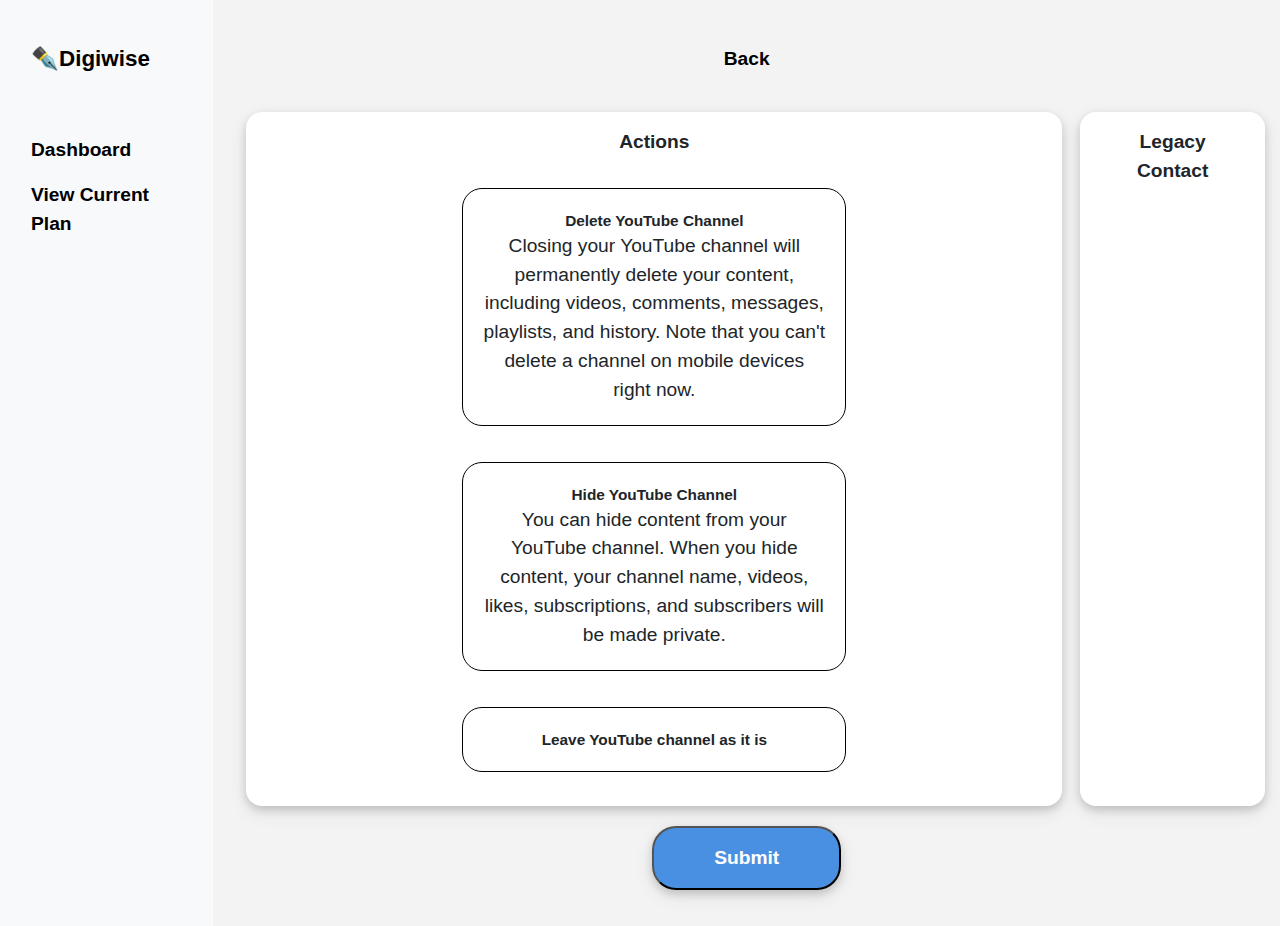
<file: YouTube.html>
<!DOCTYPE html>
<html lang="en">
<head>
    <meta charset="UTF-8">
    <meta name="viewport" content="width=device-width, initial-scale=1.0">
    <meta http-equiv="X-UA-Compatible" content="ie=edge">
    <link rel="stylesheet" href="https://stackpath.bootstrapcdn.com/bootstrap/4.3.1/css/bootstrap.min.css" integrity="sha384-ggOyR0iXCbMQv3Xipma34MD+dH/1fQ784/j6cY/iJTQUOhcWr7x9JvoRxT2MZw1T" crossorigin="anonymous">
    <link rel="stylesheet" href="style.css">
    <script src="select.js"></script>
    <script>
        (function() {
        
            const idleDurationSecs = 15;    // X number of seconds
            const redirectUrl = 'index.html';  // Redirect idle users to this URL
            let idleTimeout; // variable to hold the timeout, do not modify
        
            const resetIdleTimeout = function() {
        
                // Clears the existing timeout
                if(idleTimeout) clearTimeout(idleTimeout);
        
                // Set a new idle timeout to load the redirectUrl after idleDurationSecs
                idleTimeout = setTimeout(() => location.href = redirectUrl, idleDurationSecs * 1000);
            };
        
            // Init on page load
            resetIdleTimeout();
        
            // Reset the idle timeout on any of the events listed below
            ['click', 'touchstart', 'mousemove'].forEach(evt => 
                document.addEventListener(evt, resetIdleTimeout, false)
            );
        
        })();
        </script>
    <script>
        (function() {
        
            const idleDurationSecs = 15;    // X number of seconds
            const redirectUrl = 'index.html';  // Redirect idle users to this URL
            let idleTimeout; // variable to hold the timeout, do not modify
        
            const resetIdleTimeout = function() {
        
                // Clears the existing timeout
                if(idleTimeout) clearTimeout(idleTimeout);
        
                // Set a new idle timeout to load the redirectUrl after idleDurationSecs
                idleTimeout = setTimeout(() => location.href = redirectUrl, idleDurationSecs * 1000);
            };
        
            // Init on page load
            resetIdleTimeout();
        
            // Reset the idle timeout on any of the events listed below
            ['click', 'touchstart', 'mousemove'].forEach(evt => 
                document.addEventListener(evt, resetIdleTimeout, false)
            );
        
        })();
        </script>
    <title>Plan YouTube</title>
</head>
<body onLoad="getContacts()">
    <main class="row fullbleed">
        <nav class="col-md-2 d-none d-md-block bg-light sidebar">
                <div class="sidebar-sticky">
            
                        <a class="nav-link active title" href="#">
                        ✒️Digiwise <span class="sr-only">(current)</span>
                        </a>
                    
                    <ul class="nav flex-column">
                    
                    <li class="nav-item">
                        <a class="nav-link" href="dashboard.html">
                        Dashboard
                        </a>
                    </li>
                    <li class="nav-item">
                        <a class="nav-link" href="result.html">
                          View Current Plan
                        </a>
                    </li>
                    </ul>
                </div>
        </nav>
        <div class="col-md-10">
            <a href="dashboard.html" class="backBtn">Back</a>
            <div class="planContainer">
            <div id="actions">
                <h2>Actions</h2>
                    <input class="form-check-input" type="radio" name="actions" id="delete" value="delete">
                    <label class="form-check-label" for="delete">
                    <h3>Delete YouTube Channel</h3>
                    <p>Closing your YouTube channel will permanently delete your content, including videos, comments, messages, playlists, and history. Note that you can't delete a channel on mobile devices right now.</p></label>
                    <input class="form-check-input" type="radio" name="actions" id="hide" value="hide">
                    <label class="form-check-label" for="hide">
                    <h3>Hide YouTube Channel</h3>
                    <p>You can hide content from your YouTube channel. When you hide content, your channel name, videos, likes, subscriptions, and subscribers will be made private.</p>
                    </label>
                    <input class="form-check-input" type="radio" name="actions" id="leave" value="leave">
                    <label class="form-check-label" for="leave">
                    <h3>Leave YouTube channel as it is</h3>
                    </label>
                </div>
                <div id="contacts">
                        <h2>Legacy Contact</h2>
                </div>
                
            </div>
            <button onclick="checkForm(this)" class="button_active youtube" id="submitBtn">Submit</button>
                <button onclick="editForm()" class="button_active hidden" id="editBtn">Edit</button>
        </div>
        </main> 
    <script src="https://code.jquery.com/jquery-3.3.1.slim.min.js" integrity="sha384-q8i/X+965DzO0rT7abK41JStQIAqVgRVzpbzo5smXKp4YfRvH+8abtTE1Pi6jizo" crossorigin="anonymous"></script>
    <script src="https://cdnjs.cloudflare.com/ajax/libs/popper.js/1.14.7/umd/popper.min.js" integrity="sha384-UO2eT0CpHqdSJQ6hJty5KVphtPhzWj9WO1clHTMGa3JDZwrnQq4sF86dIHNDz0W1" crossorigin="anonymous"></script>
    <script src="https://stackpath.bootstrapcdn.com/bootstrap/4.3.1/js/bootstrap.min.js" integrity="sha384-JjSmVgyd0p3pXB1rRibZUAYoIIy6OrQ6VrjIEaFf/nJGzIxFDsf4x0xIM+B07jRM" crossorigin="anonymous"></script>
  
</body>
</html>
</file>
<file: style.css>
/* http://meyerweb.com/eric/tools/css/reset/ 
   v2.0 | 20110126
   License: none (public domain)
*/

html, body, div, span, applet, object, iframe,
h1, h2, h3, h4, h5, h6, p, blockquote, pre,
a, abbr, acronym, address, big, cite, code,
del, dfn, em, img, ins, kbd, q, s, samp,
small, strike, strong, sub, sup, tt, var,
b, u, i, center,
dl, dt, dd, ol, ul, li,
fieldset, form, label, legend,
table, caption, tbody, tfoot, thead, tr, th, td,
article, aside, canvas, details, embed, 
figure, figcaption, footer, header, hgroup, 
menu, nav, output, ruby, section, summary,
time, mark, audio, video {
	margin: 0;
	padding: 0;
	border: 0;
	font-size: 100%;
	font: inherit;
	vertical-align: baseline;
}
/* HTML5 display-role reset for older browsers */
article, aside, details, figcaption, figure, 
footer, header, hgroup, menu, nav, section {
	display: block;
}
body {
	line-height: 1;
}
ol, ul {
	list-style: none;
}
blockquote, q {
	quotes: none;
}
blockquote:before, blockquote:after,
q:before, q:after {
	content: '';
	content: none;
}
table {
	border-collapse: collapse;
	border-spacing: 0;
}

/* CUSTOM CSS */
body{
    background:#F3F3F3;
    text-align:center;
}

nav{
    padding-left:2vw;
    padding-top:2vw;
}
main{
    margin:3vw;
    padding-top:3vw;
}
/* typography */
h1{
    font-family: neue-haas-grotesk-display,sans-serif;
    font-weight: 600;
    font-style: normal;
    font-size:4.2vw;
    line-height:1.5;
}

h2{
    font-family: neue-haas-grotesk-display,sans-serif;
    font-weight: 600;
    font-style: normal;
    font-size:1.5vw;
    line-height:1.5;
    margin-bottom:1vw;
}


h3{
    font-family: neue-haas-grotesk-text, sans-serif;
    font-weight: 600;
    font-style: normal;
    font-size:1.2vw;
    line-height:1.5;
}

h4{
    font-family: neue-haas-grotesk-text, sans-serif;
    font-weight: 600;
    font-style: normal;
    font-size:1.2vw;
    line-height:1.5;
}

p,form{
    font-family: neue-haas-grotesk-text, sans-serif;
    font-weight: 300;
    font-style: normal;
    font-size:1.2em;
    line-height:1.5;
}

label{
    font-family: neue-haas-grotesk-text, sans-serif;
    font-weight: 700;
    font-style: normal;
    font-size:1em;
    line-height:1.5;
    text-align:left;
}
a, button{
    font-family: neue-haas-grotesk-display,sans-serif;
    font-weight: 600;
    font-style: normal;
    font-size:1.2em;
    line-height:1.5;
    color:white;
    text-decoration:none;
}

a:link {
    text-decoration: none;
  }
  
a:visited {
    text-decoration: none;
  }
  
a:hover {
    text-decoration: none;
    color:white;
  }
  
a:active {
    text-decoration: none;
  }

nav h3{
    text-align:left;
}

.button_active{
    display:inline-block;
    background-color:#4A90E2;
    color:white;
    padding: 16px 60px;
    margin-top:50px;
    text-align: center;
    text-decoration: none;
    margin: 20px 2px;
    cursor: pointer;
    border-radius: 24px;
    box-shadow: 0 4px 8px 0 rgba(0, 0, 0, 0.16), 0 6px 20px 0 rgba(0, 0, 0, 0.08);
}

.button_active:hover{
    box-shadow:none;
}

.button_inactive{
    background-color:#9B9B9B;
    padding: 10px 20px;
    text-align: center;
    text-decoration: none;
    margin: 4px 2px;
    cursor: pointer;
    border-radius: 20px;
}
/* splash */

.splashImg{
    width: 100%;
    height:auto;
    padding-top: 100px;
}

.fullbleed{
    margin:0;
    padding:0;
}

.marquee{
    overflow: hidden;
    white-space: nowrap;
}
#marquee1 {
    display: inline-block;
    animation: marquee 20s linear infinite;
  }
  
#marquee2 {
    display: inline-block;
    animation: marquee2 20s linear infinite;
    animation-delay: 10s;
  }

  .fullbleed h1{
    margin:10vh 20vw;
}

@keyframes marquee {
    from {
      transform: translateX(100%);
    }
    to {
      transform: translateX(-100%);
    }
  }
  
@keyframes marquee2 {
    from {
      transform: translateX(0%);
    }
    to {
      transform: translateX(-200%);
    }
  }

/* select */
.assets{
    display:flex;
    text-align:center;
    flex-wrap:wrap;
    
}

.asset{
    margin:1vw;
    padding:2.5vw 1vw;
    background-color:white;
    border-radius:20px;
    cursor:pointer;
    box-shadow: 0 4px 8px 0 rgba(0, 0, 0, 0.16), 0 6px 20px 0 rgba(0, 0, 0, 0.08);
}

/* .asset:hover{
    box-shadow: 0 2px 4px 0 rgba(0, 0, 0, 0.16), 0 3px 10px 0 rgba(0, 0, 0, 0.08);

} */
.asset img{
    width:70%;
}

input[type="checkbox"] {
    display: none;
}

.selected{
    box-shadow:0px 0px 0px 3px #4A90E2 inset;
}

label{
    cursor:pointer;
}

form{
    margin-bottom:5vh;
}
/* legacy contact */

a.disabled {
    pointer-events: none;
    cursor: default;
    background-color:#9b9b9b;
  }

#legacyContainer{
    flex-wrap:nowrap;
    overflow-x: scroll;
    overflow-y: hidden;
    white-space: nowrap;
    padding: 30px 0;
}
.legacyCard{
    width:33vw;
    padding: 6vw;
    margin-left:3vw;
    border-radius:30px;
    border:none;
    box-shadow: 0 4px 8px 0 rgba(0, 0, 0, 0.16), 0 6px 20px 0 rgba(0, 0, 0, 0.08);
    text-align:left;
}

::placeholder, select, .btn{
    font-family: neue-haas-grotesk-text, sans-serif;
    font-weight: 300;
    font-style: normal;
    font-size:1vw;
    line-height:1.5;
    text-align:left;
}

.btn{
    font-weight: 400;
    text-align:center;
}

.clickable{
    cursor: pointer;
    text-align:center;
    font-size:8vw;
    color:#d8d8d8;
    justify-content: center;
}

.form-control{
    font-size:1em;
}
/* dashboard */

nav a{
    color:black;
    text-align:left;
}

svg{
    fill: #9B9B9B;
}

.nav-item a:hover{
    color: #9b9b9b;
}

.title:hover{
    color:black;
}

.title{
    font-size: 1.4em;
}
ul{
    margin-top:5vh;
}
.sidebar-sticky{
    top: 0;
    height: 100vh;
    padding-top: .5rem;
    overflow-x: hidden;
    overflow-y: auto;
}

.right{
    padding:20px;
    padding-top:5vh;
}
.selectedAsset{
    display:flex;
    border-radius:1em;
    border:none;
    background:white;
    box-shadow: 0 4px 8px 0 rgba(0, 0, 0, 0.16), 0 6px 20px 0 rgba(0, 0, 0, 0.08);
    padding:1em 3em;
    align-items:center;
    margin-top:2em;

}

.selectedAsset img{
    width:30%;
    margin-right:10%
}

/* individual asset pages */

.planContainer{
    display:flex;
}

#actions, #contacts{
    border-radius:1em;
    border:none;
    background:white;
    box-shadow: 0 4px 8px 0 rgba(0, 0, 0, 0.16), 0 6px 20px 0 rgba(0, 0, 0, 0.08);
    padding:1em 3em;
    margin-left:2vh;
}

.planContainer label{
    margin: 2vh 0;
    border: 1px black solid;
    border-radius:20px;
    padding:20px;
    width: 30vw;

}

input[type="radio"]{
    visibility:hidden;
}

input[type="radio"]:checked+ label{
    background:#4A90E2;
    color:white;
    border: 1px white solid;
}

label{
    text-align:center;
}

.asset a{
    padding-top:10px;
    color:black;
    font-size: 15px;
}

.hidden{
    display:none;
}

.backBtn{
    display:inline-block;
    margin-left:0;
    color:black;
    text-align:left;
    margin:2em 2em;
    margin-top:5vh;
}

.backBtn:hover{
    color:#9b9b9b;
}


/* result */
#result{
    padding:5em;
    display: grid;
    grid-template-columns: 20% 20% 20% 20% 20%;
    grid-auto-rows: minmax(min-content, max-content);
    grid-row-gap: 20px;
}

#result p, #result h4{
    text-align:left;
}

#result h3{
    grid-column-start:1;
    grid-column-end:6;
}

#result h4{
    grid-column-start:1;
    grid-column-end:2;
}

#result p{
    grid-column-start:2;
    grid-column-end:5;
}
</file>
